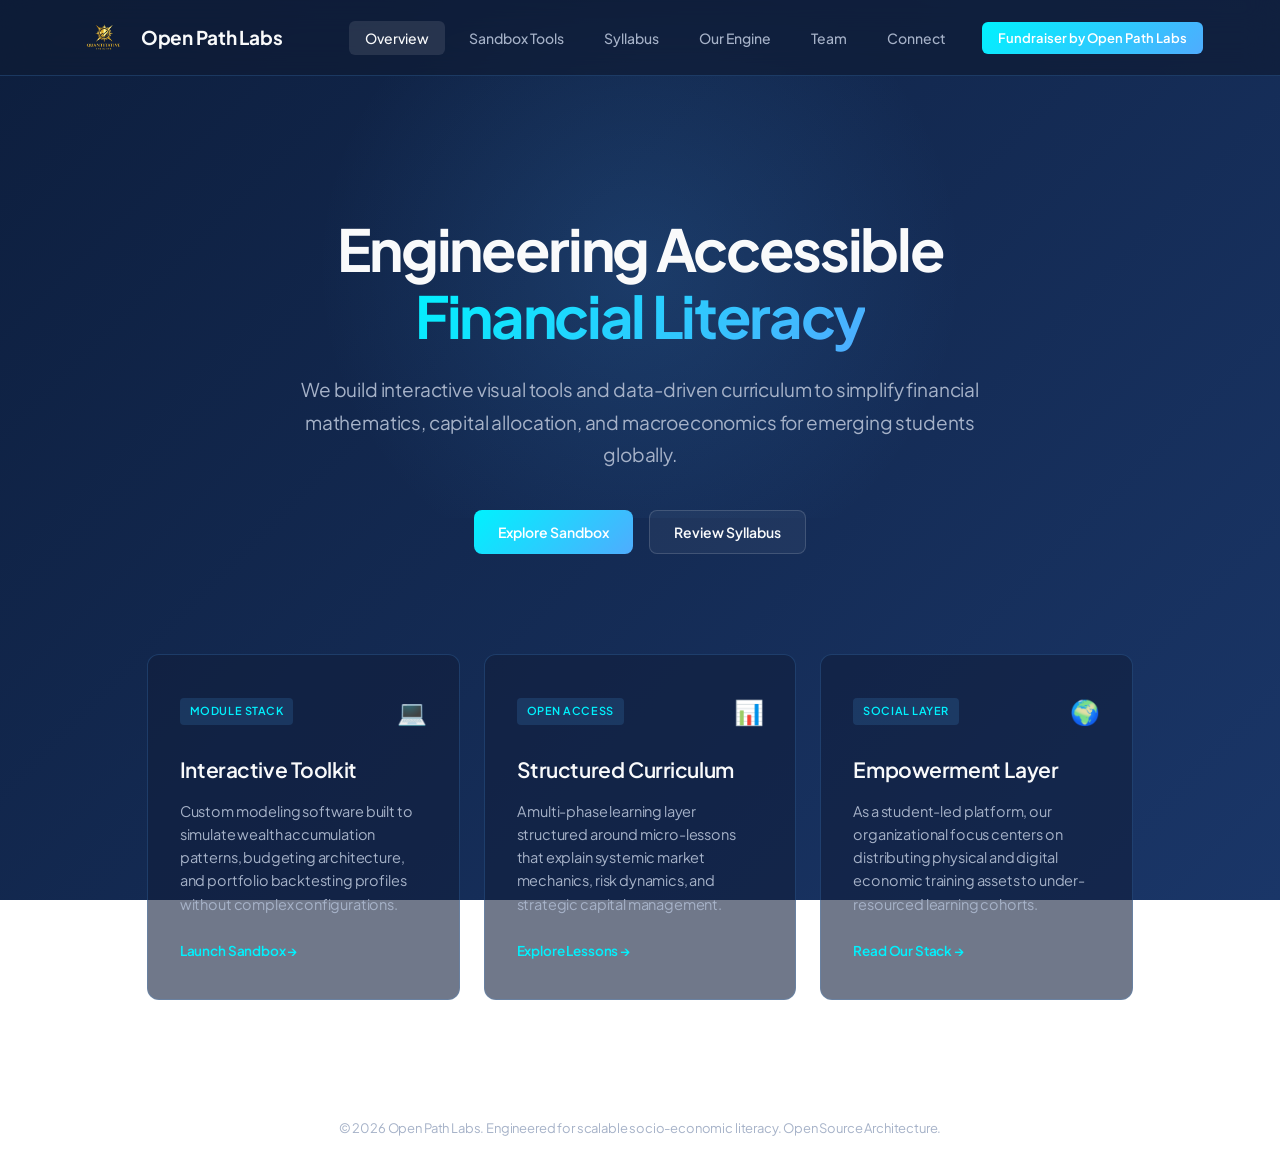
<file: index.html>
<!DOCTYPE html>
<html lang="en">
<head>
  <meta charset="UTF-8">
  <meta name="viewport" content="width=device-width, initial-scale=1.0">
  <title>Open Path Labs | Financial Engineering & Literacy Platforms</title>
  <link href="https://fonts.googleapis.com/css2?family=Plus+Jakarta+Sans:wght@300;400;500;600;700&family=JetBrains+Mono:wght@400;500&display=swap" rel="stylesheet">
  <style>
    /* CORE ARCHITECTURE */
    * { margin: 0; padding: 0; box-sizing: border-box; }
    :root {
      /* Adjusted to a lighter, richer gradient blue for the base */
      --bg-base: #0f1c35; 
      --bg-surface: rgba(18, 30, 61, 0.6);
      --bg-surface-hover: rgba(25, 45, 90, 0.8);
      --text-primary: #f9fafb;
      --text-secondary: #a6b2c8;
      --brand-cyan: #00f2fe;
      --brand-blue: #4facfe;
      --brand-gradient: linear-gradient(135deg, var(--brand-cyan) 0%, var(--brand-blue) 100%);
      --border-subtle: rgba(79, 172, 254, 0.2);
      --glass-bg: rgba(15, 28, 53, 0.7);
    }
    
    body {
      font-family: 'Plus Jakarta Sans', sans-serif;
      /* Lighter gradient blue background applied here */
      background: linear-gradient(135deg, #0d1e3d 0%, #1a3668 100%);
      background-attachment: fixed;
      color: var(--text-primary);
      line-height: 1.7;
      letter-spacing: -0.01em;
      overflow-x: hidden;
    }

    /* UTILITIES & TYPOGRAPHY */
    h1, h2, h3, h4 { font-weight: 700; letter-spacing: -0.02em; }
    .text-gradient {
      background: var(--brand-gradient);
      -webkit-background-clip: text;
      -webkit-text-fill-color: transparent;
    }
    .mono { font-family: 'JetBrains Mono', monospace; }

    /* STICKY INTERACTIVE NAVIGATION */
    nav {
      position: sticky; top: 0; z-index: 1000;
      background: var(--glass-bg);
      backdrop-filter: blur(16px);
      -webkit-backdrop-filter: blur(16px);
      border-bottom: 1px solid var(--border-subtle);
      padding: 0 6%; height: 76px;
      display: flex; align-items: center; justify-content: space-between;
    }
    .nav-logo {
      font-size: 19px; font-weight: 700; color: var(--text-primary);
      display: flex; align-items: center; gap: 10px; cursor: pointer;
    }
    .nav-logo svg { width: 22px; height: 22px; fill: none; stroke: url(#logoGrad); stroke-width: 2.5; }
    .nav-links { display: flex; gap: 8px; align-items: center; flex-wrap: wrap; }
    .nav-link {
      background: none; border: none; color: var(--text-secondary); cursor: pointer;
      font-family: 'Plus Jakarta Sans', sans-serif; font-size: 14px; font-weight: 500;
      padding: 8px 16px; border-radius: 6px; transition: all 0.2s ease;
    }
    .nav-link:hover, .nav-link.active { color: var(--text-primary); background: rgba(255, 255, 255, 0.1); }
    
    /* BUTTON ENGINE */
    .btn {
      display: inline-flex; align-items: center; justify-content: center;
      font-family: 'Plus Jakarta Sans', sans-serif; font-size: 14px; font-weight: 600;
      padding: 12px 24px; border-radius: 8px; transition: all 0.2s ease; text-decoration: none; cursor: pointer;
    }
    .btn-primary { background: var(--brand-gradient); color: #fff; border: none; }
    .btn-primary:hover { transform: translateY(-1px); box-shadow: 0 8px 25px rgba(79, 172, 254, 0.35); }
    .btn-secondary { background: rgba(255,255,255,0.05); color: var(--text-primary); border: 1px solid rgba(255,255,255,0.15); }
    .btn-secondary:hover { background: rgba(255,255,255,0.1); border-color: rgba(255,255,255,0.3); }
    .btn-nav-cta { background: var(--brand-gradient); color: #fff; border: none; padding: 8px 16px; font-size: 13px; margin-left: 12px; border-radius: 6px; }
    .btn-nav-cta:hover { opacity: 0.95; }

    /* ROUTING ENGINE */
    .page { display: none; animation: slideUpFade 0.4s cubic-bezier(0.16, 1, 0.3, 1); min-height: 85vh; }
    .page.active { display: block; }
    @keyframes slideUpFade { from { opacity: 0; transform: translateY(12px); } to { opacity: 1; transform: translateY(0); } }

    .container { max-width: 1140px; margin: 0 auto; padding: 80px 6%; }
    .header-block { text-align: center; margin-bottom: 64px; }
    .header-block h2 { font-size: 38px; margin-bottom: 16px; letter-spacing: -0.03em; }
    .header-block p { color: var(--text-secondary); max-width: 580px; margin: 0 auto; font-size: 16px; font-weight: 400; }

    /* STARTUP HERO ARCHITECTURE */
    .hero {
      display: flex; flex-direction: column; align-items: center; justify-content: center;
      text-align: center; padding: 140px 6% 100px; position: relative;
    }
    .hero::before {
      content: ''; position: absolute; top: -10%; left: 50%; transform: translateX(-50%);
      width: 700px; height: 500px; background: radial-gradient(circle, rgba(79,172,254,0.15) 0%, rgba(3,7,18,0) 75%);
      z-index: -1; pointer-events: none;
    }
    .hero h1 { font-size: 58px; line-height: 1.15; margin-bottom: 24px; letter-spacing: -0.04em; }
    .hero p { font-size: 19px; color: var(--text-secondary); max-width: 680px; margin-bottom: 40px; font-weight: 400; }
    .hero-ctas { display: flex; gap: 16px; justify-content: center; }

    /* FLEXIBLE STARTUP CARD GRID */
    .grid-layout { display: grid; grid-template-columns: repeat(auto-fit, minmax(280px, 1fr)); gap: 24px; }
    .feature-card {
      background: var(--bg-surface); border: 1px solid var(--border-subtle);
      border-radius: 12px; padding: 36px 32px; transition: all 0.25s cubic-bezier(0.16, 1, 0.3, 1);
      display: flex; flex-direction: column; text-decoration: none; color: inherit;
    }
    .feature-card:hover { transform: translateY(-4px); background: var(--bg-surface-hover); border-color: var(--brand-cyan); box-shadow: 0 12px 30px rgba(0,0,0,0.3); }
    .card-meta { display: flex; align-items: center; justify-content: space-between; margin-bottom: 20px; }
    .card-badge { background: rgba(79, 172, 254, 0.15); color: var(--brand-cyan); font-size: 11px; font-weight: 600; text-transform: uppercase; letter-spacing: 0.05em; padding: 4px 10px; border-radius: 4px; }
    .card-icon-wrap { font-size: 24px; color: var(--brand-cyan); }
    .feature-card h3 { font-size: 21px; margin-bottom: 12px; font-weight: 600; }
    .feature-card p { color: var(--text-secondary); font-size: 14.5px; line-height: 1.6; margin-bottom: 24px; flex-grow: 1; }
    .card-action-text { color: var(--brand-cyan); font-weight: 600; font-size: 13.5px; display: flex; align-items: center; gap: 6px; margin-top: auto; }

    /* MODULES & VIDEO UI */
    .module-section { margin-bottom: 70px; background: rgba(0,0,0,0.1); padding: 40px; border-radius: 16px; border: 1px solid var(--border-subtle); }
    .module-header { font-size: 26px; border-bottom: 1px solid rgba(255,255,255,0.1); padding-bottom: 16px; margin-bottom: 30px; color: #fff; }
    .video-card { padding: 20px; }
    .video-thumbnail {
      aspect-ratio: 16/9; background: #030811; border-radius: 8px; margin-bottom: 16px;
      display: flex; align-items: center; justify-content: center; font-size: 32px;
      border: 1px solid rgba(255,255,255,0.05); transition: all 0.2s ease; cursor: pointer;
    }
    .video-thumbnail:hover { border-color: var(--brand-cyan); box-shadow: 0 0 20px rgba(0,242,254,0.2); }
    .video-card h4 { font-size: 16px; margin-bottom: 8px; color: #fff; }
    .video-card p { font-size: 13.5px; color: var(--text-secondary); margin: 0; line-height: 1.5; }

    /* TEAM GRID UI */
    .team-avatar {
      width: 90px; height: 90px; border-radius: 50%; background: var(--brand-gradient);
      margin: 0 auto 20px; display: flex; align-items: center; justify-content: center;
      font-size: 36px; box-shadow: 0 8px 20px rgba(0,242,254,0.3);
    }
    .team-card { text-align: center; }
    .team-card h3 { font-size: 20px; margin-bottom: 4px; }
    .team-role { font-size: 13px; color: var(--brand-cyan); font-weight: 600; text-transform: uppercase; letter-spacing: 0.05em; margin-bottom: 16px; display: block; }

    /* MISSION INTERACTION LAYOUT */
    .split-layout { display: grid; grid-template-columns: 1.1fr 0.9fr; gap: 64px; align-items: center; }
    .split-content h2 { font-size: 36px; margin-bottom: 20px; }
    .split-content p { color: var(--text-secondary); font-size: 16px; margin-bottom: 20px; }
    
    .stack-list { list-style: none; margin-top: 32px; }
    .stack-item { display: flex; gap: 16px; margin-bottom: 20px; background: rgba(255,255,255,0.03); padding: 20px; border-radius: 8px; border: 1px solid rgba(255,255,255,0.05); }
    .stack-icon { font-size: 20px; margin-top: 2px; }
    .stack-body h4 { font-size: 16.5px; margin-bottom: 4px; font-weight: 600; }
    .stack-body p { color: var(--text-secondary); font-size: 13.5px; margin: 0; line-height: 1.5; }
    
    /* TECH / CODE TERMINAL GLASS */
    .terminal-mock { background: #050a14; border-radius: 12px; padding: 24px; border: 1px solid var(--border-subtle); box-shadow: 0 25px 50px rgba(0,0,0,0.5); }
    .terminal-header { display: flex; gap: 6px; margin-bottom: 20px; border-bottom: 1px solid rgba(255,255,255,0.06); padding-bottom: 14px; }
    .term-dot { width: 10px; height: 10px; border-radius: 50%; }
    .term-dot-r { background: #ff5f56; } .term-dot-y { background: #ffbd2e; } .term-dot-g { background: #27c93f; }
    .terminal-mock pre { margin: 0; font-size: 13px; line-height: 1.6; color: #a6accd; white-space: pre-wrap; }

    /* DOUBLE-CARD INTERACTIVE FOOTER LAYOUT */
    .contact-split { display: grid; grid-template-columns: 1.3fr 0.7fr; gap: 32px; }
    .form-row { display: flex; gap: 16px; margin-bottom: 16px; }
    .field-wrap { flex: 1; display: flex; flex-direction: column; gap: 6px; }
    .field-wrap label { font-size: 12px; font-weight: 600; text-transform: uppercase; color: var(--text-secondary); letter-spacing: 0.05em; }
    .field-wrap input, .field-wrap textarea {
      width: 100%; padding: 14px; background: rgba(255,255,255,0.03); border: 1px solid rgba(255,255,255,0.1);
      border-radius: 6px; color: #fff; font-family: inherit; font-size: 14.5px; transition: border-color 0.2s;
    }
    .field-wrap input:focus, .field-wrap textarea:focus { outline: none; border-color: var(--brand-cyan); }
    .field-wrap textarea { height: 140px; resize: none; }
    
    .pitch-cta-card {
      background: rgba(18, 30, 61, 0.8);
      border: 1px solid var(--border-subtle); padding: 40px; border-radius: 12px;
      display: flex; flex-direction: column; justify-content: center; position: relative;
    }
    .pitch-cta-card h3 { font-size: 26px; margin-bottom: 12px; }
    .pitch-cta-card p { font-size: 14.5px; color: var(--text-secondary); margin-bottom: 28px; line-height: 1.6; }

    /* CLEAN MINIMALIST FOOTER */
    footer { border-top: 1px solid rgba(255,255,255,0.05); padding: 36px 6%; text-align: center; color: var(--text-secondary); font-size: 13px; }
  </style>
</head>
<body>

<svg style="display:none;">
  <linearGradient id="logoGrad" x1="0%" y1="0%" x2="100%" y2="100%">
    <stop offset="0%" stop-color="#00f2fe" />
    <stop offset="100%" stop-color="#4facfe" />
  </linearGradient>
</svg>

<nav>
  <div class="nav-logo" onclick="showPage('home')">
  <img src="logo.png.png" alt="Open Path Labs Logo" style="height: 36px; width: auto; border-radius: 8px;">
  Open Path Labs
</div>
  <div class="nav-links">
    <button class="nav-link active" onclick="showPage('home')">Overview</button>
    <button class="nav-link" onclick="showPage('tools')">Sandbox Tools</button>
    <button class="nav-link" onclick="showPage('learn')">Syllabus</button>
    <button class="nav-link" onclick="showPage('mission')">Our Engine</button>
    <button class="nav-link" onclick="showPage('team')">Team</button>
    <button class="nav-link" onclick="showPage('contact')">Connect</button>
    <button class="btn btn-nav-cta" onclick="window.open('https://gofund.me/7e28e00ee', '_blank')">Fundraiser by Open Path Labs</button>
  </div>
</nav>

<div id="page-home" class="page active">
  <div class="hero">
    <h1>Engineering Accessible <br><span class="text-gradient">Financial Literacy</span></h1>
    <p>We build interactive visual tools and data-driven curriculum to simplify financial mathematics, capital allocation, and macroeconomics for emerging students globally.</p>
    <div class="hero-ctas">
      <button class="btn btn-primary" onclick="showPage('tools')">Explore Sandbox</button>
      <button class="btn btn-secondary" onclick="showPage('learn')">Review Syllabus</button>
    </div>
  </div>
  
  <div class="container" style="padding-top: 0;">
    <div class="grid-layout">
      <div class="feature-card" onclick="showPage('tools')">
        <div class="card-meta">
          <span class="card-badge">Module Stack</span>
          <span class="card-icon-wrap">💻</span>
        </div>
        <h3>Interactive Toolkit</h3>
        <p>Custom modeling software built to simulate wealth accumulation patterns, budgeting architecture, and portfolio backtesting profiles without complex configurations.</p>
        <span class="card-action-text">Launch Sandbox →</span>
      </div>
      <div class="feature-card" onclick="showPage('learn')">
        <div class="card-meta">
          <span class="card-badge">Open Access</span>
          <span class="card-icon-wrap">📊</span>
        </div>
        <h3>Structured Curriculum</h3>
        <p>A multi-phase learning layer structured around micro-lessons that explain systemic market mechanics, risk dynamics, and strategic capital management.</p>
        <span class="card-action-text">Explore Lessons →</span>
      </div>
      <div class="feature-card" onclick="showPage('mission')">
        <div class="card-meta">
          <span class="card-badge">Social Layer</span>
          <span class="card-icon-wrap">🌍</span>
        </div>
        <h3>Empowerment Layer</h3>
        <p>As a student-led platform, our organizational focus centers on distributing physical and digital economic training assets to under-resourced learning cohorts.</p>
        <span class="card-action-text">Read Our Stack →</span>
      </div>
    </div>
  </div>
</div>

<div id="page-tools" class="page">
  <div class="container">
    <div class="header-block">
      <h2>Simulation <span class="text-gradient">Sandboxes</span></h2>
      <p>A collection of algorithmic applications allowing students to interactively test theories, trace capital pipelines, and execute strategy variants.</p>
    </div>
    <div class="grid-layout">
      <div class="feature-card">
        <div class="card-meta">
          <span class="card-badge">JS Logic Engine</span>
          <span class="card-icon-wrap">📈</span>
        </div>
        <h3>Compound Growth Engine</h3>
        <p>A continuous mathematical simulation parsing capital optimization metrics. Real-time rendering tracks the scale variance of continuous reinvestments over expansive horizons.</p>
        <span class="card-action-text" onclick="alert('Component mounting initiated — your custom logic script executes here.')">Initialize Engine →</span>
      </div>
      <div class="feature-card">
        <div class="card-meta">
          <span class="card-badge">DOM Data Rendering</span>
          <span class="card-icon-wrap">📊</span>
        </div>
        <h3>Dynamic Budget Architect</h3>
        <p>Interactive macro-modeling workspace converting continuous operational expenses into unified visual flows. Designed to clarify structural liquidity thresholds.</p>
        <span class="card-action-text" onclick="alert('Component mounting initiated — your custom logic script executes here.')">Initialize Architect →</span>
      </div>
      <div class="feature-card">
        <div class="card-meta">
          <span class="card-badge">Array Processing</span>
          <span class="card-icon-wrap">🤖</span>
        </div>
        <h3>Quantitative Strategy Sandbox</h3>
        <p>A logical execution engine tracking conditional asset allocation parameters against isolated historical data trends. Designed to introduce code-driven trading structures.</p>
        <span class="card-action-text" onclick="alert('Component mounting initiated — your custom logic script executes here.')">Initialize Sandbox →</span>
      </div>
    </div>
  </div>
</div>

<div id="page-learn" class="page">
  <div class="container">
    <div class="header-block">
      <h2>Educational <span class="text-gradient">Syllabus Modules</span></h2>
      <p>Explore our segmented video curriculum. Each module is engineered to deliver concrete foundational principles behind micro and macro-economic structures.</p>
    </div>
    
    <div class="module-section">
      <h3 class="module-header">Module 01: Liquidity & Cash Optimization</h3>
      <div class="grid-layout">
        <div class="feature-card video-card">
          <div class="video-thumbnail">▶</div>
          <h4>1.1 Operational Tracking</h4>
          <p>Deconstruct structural asset allocations and trace where capital fundamentally flows.</p>
        </div>
        <div class="feature-card video-card">
          <div class="video-thumbnail">▶</div>
          <h4>1.2 Expense Management</h4>
          <p>Analyzing personal balance accounts and building dynamic baseline budgets.</p>
        </div>
        <div class="feature-card video-card">
          <div class="video-thumbnail">▶</div>
          <h4>1.3 Cash Processing</h4>
          <p>Understanding the mechanics behind basic banking frameworks and liquidity thresholds.</p>
        </div>
        <div class="feature-card video-card">
          <div class="video-thumbnail">▶</div>
          <h4>1.4 Strategic Surpluses</h4>
          <p>Learning how to convert operational cash flows into functional, investable capital.</p>
        </div>
      </div>
    </div>

    <div class="module-section">
      <h3 class="module-header">Module 02: Asset Appreciation Frameworks</h3>
      <div class="grid-layout">
        <div class="feature-card video-card">
          <div class="video-thumbnail">▶</div>
          <h4>2.1 Raw Storage vs Assets</h4>
          <p>Differentiating stagnant currency storage from generative, appreciating asset performance.</p>
        </div>
        <div class="feature-card video-card">
          <div class="video-thumbnail">▶</div>
          <h4>2.2 The Impact of Inflation</h4>
          <p>Tracking the explicit impacts of systemic inflation indices against cash and static yields.</p>
        </div>
        <div class="feature-card video-card">
          <div class="video-thumbnail">▶</div>
          <h4>2.3 Compound Mechanics</h4>
          <p>A visual demonstration of continuous mathematical reinvestment over wide horizons.</p>
        </div>
        <div class="feature-card video-card">
          <div class="video-thumbnail">▶</div>
          <h4>2.4 Asset Classes Overview</h4>
          <p>A broad structural look at equities, debt instruments, and real-world tangibles.</p>
        </div>
      </div>
    </div>

    <div class="module-section">
      <h3 class="module-header">Module 03: Market Mechanics & Equities</h3>
      <div class="grid-layout">
        <div class="feature-card video-card">
          <div class="video-thumbnail">▶</div>
          <h4>3.1 Capital Markets</h4>
          <p>Unpacking index equity baskets, broad market structures, and standard exchanges.</p>
        </div>
        <div class="feature-card video-card">
          <div class="video-thumbnail">▶</div>
          <h4>3.2 Deep Dive: ETFs</h4>
          <p>Evaluating Exchange Traded Funds, mutual structures, and passive vs active management.</p>
        </div>
        <div class="feature-card video-card">
          <div class="video-thumbnail">▶</div>
          <h4>3.3 Standard Valuation</h4>
          <p>Learning foundational pricing procedures and how the market measures asset worth.</p>
        </div>
        <div class="feature-card video-card">
          <div class="video-thumbnail">▶</div>
          <h4>3.4 Market Volatility</h4>
          <p>Understanding psychological market cycles, corrections, and long-term recovery metrics.</p>
        </div>
      </div>
    </div>
  </div>
</div>

<div id="page-mission" class="page">
  <div class="container">
    <div class="split-layout">
      <div class="split-content">
        <h2>Developing Future Tech & <span class="text-gradient">Capital Allocators</span></h2>
        <p>Open Path Labs runs at the intersection of quantitative software engineering and social enterprise. Modern academic pipelines frequently focus heavily on pure math theory while ignoring the practical mechanics of wealth building, asset preservation, and algorithmic tooling.</p>
        <p>We engineer free web infrastructure to serve as a structural stepping stone, empowering students to build technical software mastery and critical data architecture concepts concurrently.</p>
        
        <ul class="stack-list">
          <li class="stack-item">
            <div class="stack-icon">💻</div>
            <div class="stack-body">
              <h4>Software Engineering Focus</h4>
              <p>We advocate for construction-based learning—teaching web logic and algorithmic workflows alongside core structural calculations.</p>
            </div>
          </li>
          <li class="stack-item">
            <div class="stack-icon">📈</div>
            <div class="stack-body">
              <h4>Systemic Economic Literacy</h4>
              <p>Delivering uncompromised, technically sound financial content configured for rapid structural adaptation.</p>
            </div>
          </li>
          <li class="stack-item">
            <div class="stack-icon">🤝</div>
            <div class="stack-body">
              <h4>Social Equity & Deployment</h4>
              <p>Deploying targeted grants, learning materials, and modern educational instances straight to under-capitalized school districts.</p>
            </div>
          </li>
        </ul>
      </div>
      <div class="split-visual">
        <div class="terminal-mock">
          <div class="terminal-header">
            <div class="term-dot term-dot-r"></div><div class="term-dot term-dot-y"></div><div class="term-dot term-dot-g"></div>
          </div>
          <pre class="mono"><span style="color:#ff79c6;">import</span> { SystemicImpact } <span style="color:#ff79c6;">from</span> <span style="color:#f1fa8c;">'openpath-labs'</span>;

<span style="color:#ff79c6;">const</span> initiative = <span style="color:#ff79c6;">new</span> SystemicImpact({
  mandate: <span style="color:#f1fa8c;">"Equitable Financial Engineering"</span>,
  stack: [<span style="color:#f1fa8c;">"JavaScript"</span>, <span style="color:#f1fa8c;">"Economic Modeling"</span>]
});

<span style="color:#6272a4;">// Executing real-world community onboarding pipeline</span>
initiative.deployResourceToDistricts({
  scope: <span style="color:#f1fa8c;">"Underfunded Cohorts"</span>,
  deliverable: <span style="color:#ff79c6;">true</span>
});</pre>
        </div>
      </div>
    </div>
  </div>
</div>

<div id="page-team" class="page">
  <div class="container">
    <div class="header-block">
      <h2>The Open Path <span class="text-gradient">Engineers</span></h2>
      <p>Meet the operational nodes driving our educational and technical initiatives forward.</p>
    </div>
    
    <div class="grid-layout" style="grid-template-columns: repeat(auto-fit, minmax(220px, 1fr));">
      <div class="feature-card team-card">
        <div class="team-avatar">👑</div>
        <h3>Executive Director</h3>
        <span class="team-role">Leadership & Strategy</span>
        <p>Oversees strategic deployment, organizational growth, and global learning partnerships.</p>
      </div>
      <div class="feature-card team-card">
        <div class="team-avatar">💻</div>
        <h3>Head of Engineering</h3>
        <span class="team-role">Systems Architecture</span>
        <p>Maintains core simulation environments and dictates the open-source software stack.</p>
      </div>
      <div class="feature-card team-card">
        <div class="team-avatar">📚</div>
        <h3>Curriculum Lead</h3>
        <span class="team-role">Academic Operations</span>
        <p>Designs macroeconomic lesson plans and ensures data accuracy across video modules.</p>
      </div>
      <div class="feature-card team-card">
        <div class="team-avatar">🌍</div>
        <h3>Outreach Director</h3>
        <span class="team-role">Community Relations</span>
        <p>Coordinates deployments directly with under-capitalized school districts and student cohorts.</p>
      </div>
    </div>
  </div>
</div>

<div id="page-contact" class="page">
  <div class="container">
    <div class="header-block">
      <h2>Strategic <span class="text-gradient">Relations</span></h2>
      <p>Initiate a connection path to coordinate platform licensing, suggest curriculum enhancements, or support our ecosystem initiatives.</p>
    </div>
    
    <div class="contact-split">
      <div>
        <form action="https://formspree.io/f/mrewkgod" method="POST" id="contact-form">
            <div class="form-row">
           <div class="field-wrap">
      <label>Full Identity</label>
      <input type="text" name="name" placeholder="Alex Chen" required>
    </div>
    <div class="field-wrap">
      <label>Communication Routing (Email)</label>
      <input type="email" name="email" placeholder="alex@institution.org" required>
    </div>
  </div>
  <div class="form-group field-wrap" style="margin-bottom: 16px;">
    <label>Subject Vector</label>
    <input type="text" name="subject" placeholder="System Integration / Partnership Proposal">
  </div>
  <div class="form-group field-wrap" style="margin-bottom: 24px;">
    <label>Transmission Payload (Message)</label>
    <textarea name="message" placeholder="Outline your initiative proposal or structural query here..." required></textarea>
  </div>
  <button type="submit" class="btn btn-primary">Dispatch Message</button>
</form>
      </div>
      
      <div class="pitch-cta-card">
        <h3>Ecosystem Venture Support</h3>
        <p>Open Path Labs functions as an open-access entity. Capital contributions go directly toward managing active node servers and expanding educational coverage variables for underrepresented classrooms.</p>
        <a href="https://gofund.me/7e28e00ee" target="_blank" class="btn btn-secondary" style="border-color: var(--brand-cyan); color: var(--brand-cyan); white-space: normal; text-align: center;">Fundraiser by Open Path Labs : Help Direct Relief Make a Bigger Impact</a>
      </div>
    </div>
  </div>
</div>

<footer>
  <p>© 2026 Open Path Labs. Engineered for scalable socio-economic literacy. Open Source Architecture.</p>
</footer>

<script>
// SPA Navigation Core Routing
function showPage(id) {
  // Hide current active pages
  document.querySelectorAll('.page').forEach(function(p) { p.classList.remove('active'); });
  // Deactivate all nav links
  document.querySelectorAll('.nav-link').forEach(function(b) { b.classList.remove('active'); });
  
  // Activate target page instance
  const targetPage = document.getElementById('page-' + id);
  if (targetPage) {
    targetPage.classList.add('active');
  }
  
  // Reflect state in navigation UI
  const navButtons = document.querySelectorAll('.nav-link');
  navButtons.forEach(btn => {
    if(btn.textContent.toLowerCase().includes(id) || 
       (id === 'home' && btn.textContent.toLowerCase().includes('overview')) ||
       (id === 'tools' && btn.textContent.toLowerCase().includes('sandbox')) ||
       (id === 'learn' && btn.textContent.toLowerCase().includes('syllabus')) ||
       (id === 'mission' && btn.textContent.toLowerCase().includes('engine')) ||
       (id === 'team' && btn.textContent.toLowerCase().includes('team')) ||
       (id === 'contact' && btn.textContent.toLowerCase().includes('connect'))) {
      btn.classList.add('active');
    }
  });
  
  // Reset viewport to top on page change
  window.scrollTo({top: 0, behavior: 'smooth'});
}
</script>
</body>
</html>
</file>
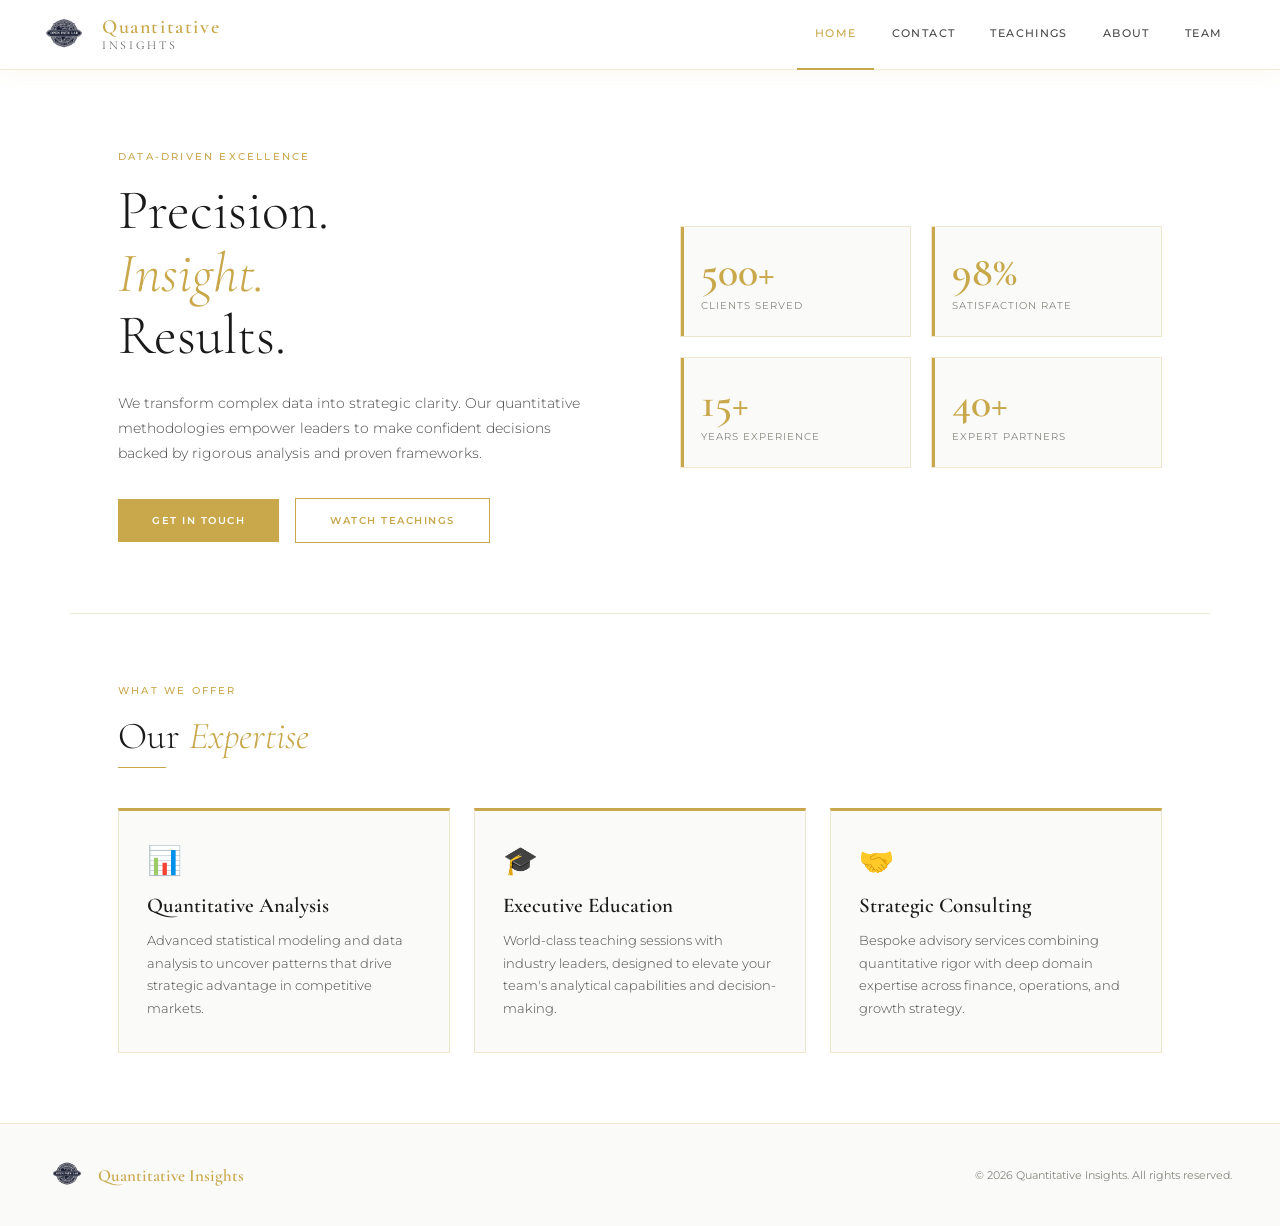
<file: index (1).html>
<!DOCTYPE html>
<html lang="en">
<head>
  <meta charset="UTF-8">
  <meta name="viewport" content="width=device-width, initial-scale=1.0">
  <title>Quantitative Insights</title>
  <link href="https://fonts.googleapis.com/css2?family=Cormorant+Garamond:ital,wght@0,300;0,400;0,600;1,300;1,400&family=Montserrat:wght@300;400;500;600&display=swap" rel="stylesheet">
  <style>
    *{margin:0;padding:0;box-sizing:border-box}
    :root{
      --gold:#C9A84C;--gold-light:#E8C97A;--gold-dark:#8B6914;--gold-pale:#F5EDD8;
      --white:#FFFFFF;--off:#FAFAF8;--dark:#1A1A1A;--mid:#4A4A4A;--light:#888880;
      --border:rgba(201,168,76,0.25);
    }
    body{font-family:'Montserrat',sans-serif;background:var(--white);color:var(--dark)}

    /* NAV */
    nav{position:sticky;top:0;z-index:100;background:var(--white);border-bottom:1px solid var(--border);
      padding:0 2.5rem;display:flex;align-items:center;justify-content:space-between;height:70px;
      box-shadow:0 2px 20px rgba(201,168,76,0.08)}
    .nav-logo{display:flex;align-items:center;gap:14px}
    .nav-logo img{height:48px;width:auto}
    .nav-logo-text{font-family:'Cormorant Garamond',serif;font-size:20px;font-weight:600;
      letter-spacing:0.08em;color:var(--gold);line-height:1.15}
    .nav-logo-text span{display:block;font-weight:300;font-size:12px;letter-spacing:0.22em;
      text-transform:uppercase;color:var(--mid)}
    .nav-links{display:flex}
    .nav-btn{background:none;border:none;border-bottom:2px solid transparent;cursor:pointer;
      font-family:'Montserrat',sans-serif;font-size:10.5px;font-weight:500;letter-spacing:0.13em;
      text-transform:uppercase;color:var(--mid);padding:0 1.1rem;height:70px;
      transition:color .2s,border-color .2s}
    .nav-btn:hover,.nav-btn.active{color:var(--gold);border-bottom-color:var(--gold)}

    /* PAGES */
    .page{display:none;animation:fadeIn .35s ease}
    .page.active{display:block}
    @keyframes fadeIn{from{opacity:0;transform:translateY(6px)}to{opacity:1;transform:translateY(0)}}

    /* HERO */
    .hero{padding:80px 3rem 70px;border-bottom:1px solid var(--border);
      display:grid;grid-template-columns:1fr 1fr;gap:5rem;align-items:center;
      max-width:1140px;margin:0 auto}
    .eyebrow{font-size:10px;letter-spacing:0.22em;text-transform:uppercase;
      color:var(--gold);font-weight:500;margin-bottom:1rem}
    .hero h1{font-family:'Cormorant Garamond',serif;font-size:56px;font-weight:300;
      line-height:1.12;color:var(--dark);margin-bottom:1.5rem}
    .hero h1 em{color:var(--gold);font-style:italic}
    .hero-desc{font-size:13.5px;line-height:1.85;color:var(--mid);margin-bottom:2rem;font-weight:300}
    .hero-stats{display:grid;grid-template-columns:1fr 1fr;gap:1.25rem}
    .stat-card{border:1px solid var(--border);padding:1.5rem 1.25rem;background:var(--off);
      position:relative;overflow:hidden}
    .stat-card::before{content:'';position:absolute;top:0;left:0;width:3px;height:100%;background:var(--gold)}
    .stat-num{font-family:'Cormorant Garamond',serif;font-size:42px;font-weight:600;
      color:var(--gold);line-height:1}
    .stat-label{font-size:10px;letter-spacing:0.1em;text-transform:uppercase;color:var(--light);margin-top:6px}

    /* SECTION */
    .section{padding:70px 3rem;max-width:1140px;margin:0 auto}
    .section-title{font-family:'Cormorant Garamond',serif;font-size:38px;font-weight:300;
      color:var(--dark);margin-bottom:0.5rem}
    .section-title em{color:var(--gold);font-style:italic}
    .gold-rule{width:48px;height:1px;background:var(--gold);margin-bottom:2.5rem}
    .section-sub{font-size:13px;color:var(--mid);line-height:1.85;max-width:560px;
      margin-bottom:3rem;font-weight:300}

    /* BUTTONS */
    .btn-gold{display:inline-block;background:var(--gold);color:var(--white);border:none;cursor:pointer;
      font-family:'Montserrat',sans-serif;font-size:10px;font-weight:600;letter-spacing:0.15em;
      text-transform:uppercase;padding:15px 34px;transition:background .2s}
    .btn-gold:hover{background:var(--gold-dark)}
    .btn-outline{display:inline-block;background:transparent;color:var(--gold);
      border:1px solid var(--gold);cursor:pointer;font-family:'Montserrat',sans-serif;
      font-size:10px;font-weight:600;letter-spacing:0.15em;text-transform:uppercase;
      padding:15px 34px;transition:all .2s;margin-left:12px}
    .btn-outline:hover{background:var(--gold);color:var(--white)}

    /* HOME INFO CARDS */
    .info-grid{display:grid;grid-template-columns:repeat(3,1fr);gap:1.5rem}
    .info-card{border:1px solid var(--border);padding:2rem 1.75rem;background:var(--off);
      border-top:3px solid var(--gold)}
    .info-icon{font-size:28px;color:var(--gold);margin-bottom:1rem}
    .info-card h3{font-family:'Cormorant Garamond',serif;font-size:21px;font-weight:600;
      margin-bottom:0.75rem;color:var(--dark)}
    .info-card p{font-size:12.5px;line-height:1.8;color:var(--mid);font-weight:300}

    /* CONTACT */
    .contact-wrap{display:grid;grid-template-columns:1fr 1.6fr;gap:4rem;align-items:start}
    .contact-info h3{font-family:'Cormorant Garamond',serif;font-size:24px;font-weight:600;
      color:var(--dark);margin-bottom:1.5rem}
    .contact-detail{display:flex;align-items:flex-start;gap:12px;margin-bottom:1.25rem;
      font-size:12.5px;color:var(--mid);font-weight:300;line-height:1.7}
    .contact-detail-icon{color:var(--gold);font-size:16px;margin-top:2px;flex-shrink:0}
    .form-grid{display:grid;grid-template-columns:1fr 1fr;gap:1.25rem}
    .form-group{display:flex;flex-direction:column;gap:7px}
    .form-group.full{grid-column:1/-1}
    .form-group label{font-size:9.5px;letter-spacing:0.14em;text-transform:uppercase;
      color:var(--gold);font-weight:600}
    .form-group input,.form-group textarea,.form-group select{
      border:1px solid var(--border);background:var(--off);
      font-family:'Montserrat',sans-serif;font-size:12.5px;color:var(--dark);
      padding:11px 13px;outline:none;transition:border-color .2s;border-radius:0;appearance:none}
    .form-group input:focus,.form-group textarea:focus,.form-group select:focus{border-color:var(--gold)}
    .form-group textarea{min-height:130px;resize:vertical}
    .form-success{display:none;margin-top:1.25rem;padding:1.25rem 1.5rem;
      background:var(--gold-pale);border:1px solid var(--border);font-size:13px;color:var(--gold-dark)}

    /* VIDEOS */
    .video-grid{display:grid;grid-template-columns:repeat(3,1fr);gap:1.5rem}
    .video-card{border:1px solid var(--border);overflow:hidden;cursor:pointer;transition:box-shadow .2s}
    .video-card:hover{box-shadow:0 6px 24px rgba(201,168,76,0.18)}
    .video-thumb{height:165px;background:var(--gold-pale);display:flex;align-items:center;
      justify-content:center;position:relative}
    .play-btn{width:54px;height:54px;border-radius:50%;background:var(--gold);color:white;
      display:flex;align-items:center;justify-content:center;font-size:18px;
      transition:transform .2s;border:2px solid rgba(255,255,255,0.4)}
    .video-card:hover .play-btn{transform:scale(1.1)}
    .play-icon{width:0;height:0;border-top:9px solid transparent;border-bottom:9px solid transparent;
      border-left:16px solid white;margin-left:3px}
    .video-info{padding:1.1rem 1rem}
    .video-tag{display:block;font-size:9px;letter-spacing:0.14em;text-transform:uppercase;
      color:var(--gold);font-weight:600;margin-bottom:5px}
    .video-info h4{font-size:13px;font-weight:600;color:var(--dark);margin-bottom:4px}
    .video-info p{font-size:11px;color:var(--light)}

    /* GUESTS */
    .featured-grid{display:grid;grid-template-columns:repeat(4,1fr);gap:1.25rem;margin-top:2rem}
    .featured-card{border:1px solid var(--border);text-align:center;overflow:hidden}
    .featured-avatar{height:130px;background:var(--gold-pale);display:flex;align-items:center;
      justify-content:center;font-family:'Cormorant Garamond',serif;font-size:38px;
      color:var(--gold);font-weight:300;border-bottom:1px solid var(--border)}
    .featured-card-body{padding:1.25rem 1rem}
    .featured-card h4{font-family:'Cormorant Garamond',serif;font-size:17px;font-weight:600;color:var(--dark)}
    .featured-card .role{font-size:9.5px;letter-spacing:0.1em;text-transform:uppercase;color:var(--gold);margin-top:4px}
    .featured-card p{font-size:11px;color:var(--mid);margin-top:8px;line-height:1.65}

    /* ABOUT */
    .about-grid{display:grid;grid-template-columns:1fr 1.1fr;gap:5rem;align-items:start}
    .about-img{width:100%;aspect-ratio:4/5;background:var(--gold-pale);border:1px solid var(--border);
      display:flex;align-items:center;justify-content:center;font-family:'Cormorant Garamond',serif;
      font-size:64px;color:var(--gold);font-weight:300}
    .about-text p{font-size:13px;line-height:1.9;color:var(--mid);margin-bottom:1.25rem;font-weight:300}
    .values-list{list-style:none;margin-top:1.5rem}
    .values-list li{display:flex;align-items:center;gap:14px;padding:11px 0;
      border-bottom:1px solid var(--border);font-size:12.5px;color:var(--mid)}
    .values-list li::before{content:'';width:22px;height:1px;background:var(--gold);flex-shrink:0}

    /* TEAM */
    .team-grid{display:grid;grid-template-columns:repeat(3,1fr);gap:2rem}
    .team-card{text-align:center}
    .team-avatar{width:104px;height:104px;border-radius:50%;background:var(--gold-pale);
      border:2px solid var(--gold);display:flex;align-items:center;justify-content:center;
      font-family:'Cormorant Garamond',serif;font-size:32px;color:var(--gold);
      font-weight:300;margin:0 auto 1rem}
    .team-card h4{font-family:'Cormorant Garamond',serif;font-size:21px;font-weight:600;color:var(--dark)}
    .team-card .role{font-size:9.5px;letter-spacing:0.13em;text-transform:uppercase;color:var(--gold);margin-top:4px}
    .team-divider{width:30px;height:1px;background:var(--border);margin:10px auto}
    .team-card p{font-size:12px;color:var(--mid);line-height:1.75;font-weight:300}

    /* DIVIDER */
    .section-divider{border:none;border-top:1px solid var(--border);margin:3rem 0}

    /* FOOTER */
    footer{border-top:1px solid var(--border);padding:2rem 3rem;
      display:flex;align-items:center;justify-content:space-between;background:var(--off)}
    .footer-left{display:flex;align-items:center;gap:12px}
    .footer-left img{height:38px;width:auto}
    .footer-logo-text{font-family:'Cormorant Garamond',serif;font-size:17px;color:var(--gold);font-weight:600}
    footer p{font-size:11px;color:var(--light)}
  </style>
</head>
<body>

<nav>
  <div class="nav-logo">
    <img src="logo.png" alt="Quantitative Insights Logo">
    <div class="nav-logo-text">Quantitative<span>Insights</span></div>
  </div>
  <div class="nav-links">
    <button class="nav-btn active" onclick="showPage('home')">Home</button>
    <button class="nav-btn" onclick="showPage('contact')">Contact</button>
    <button class="nav-btn" onclick="showPage('teachings')">Teachings</button>
    <button class="nav-btn" onclick="showPage('about')">About</button>
    <button class="nav-btn" onclick="showPage('team')">Team</button>
  </div>
</nav>

<!-- HOME -->
<div id="page-home" class="page active">
  <div class="hero">
    <div>
      <p class="eyebrow">Data-Driven Excellence</p>
      <h1>Precision.<br><em>Insight.</em><br>Results.</h1>
      <p class="hero-desc">We transform complex data into strategic clarity. Our quantitative methodologies empower leaders to make confident decisions backed by rigorous analysis and proven frameworks.</p>
      <button class="btn-gold" onclick="showPage('contact')">Get in Touch</button>
      <button class="btn-outline" onclick="showPage('teachings')">Watch Teachings</button>
    </div>
    <div class="hero-stats">
      <div class="stat-card"><div class="stat-num">500+</div><div class="stat-label">Clients Served</div></div>
      <div class="stat-card"><div class="stat-num">98%</div><div class="stat-label">Satisfaction Rate</div></div>
      <div class="stat-card"><div class="stat-num">15+</div><div class="stat-label">Years Experience</div></div>
      <div class="stat-card"><div class="stat-num">40+</div><div class="stat-label">Expert Partners</div></div>
    </div>
  </div>
  <div class="section">
    <p class="eyebrow">What We Offer</p>
    <h2 class="section-title">Our <em>Expertise</em></h2>
    <div class="gold-rule"></div>
    <div class="info-grid">
      <div class="info-card">
        <div class="info-icon">📊</div>
        <h3>Quantitative Analysis</h3>
        <p>Advanced statistical modeling and data analysis to uncover patterns that drive strategic advantage in competitive markets.</p>
      </div>
      <div class="info-card">
        <div class="info-icon">🎓</div>
        <h3>Executive Education</h3>
        <p>World-class teaching sessions with industry leaders, designed to elevate your team's analytical capabilities and decision-making.</p>
      </div>
      <div class="info-card">
        <div class="info-icon">🤝</div>
        <h3>Strategic Consulting</h3>
        <p>Bespoke advisory services combining quantitative rigor with deep domain expertise across finance, operations, and growth strategy.</p>
      </div>
    </div>
  </div>
</div>

<!-- CONTACT -->
<div id="page-contact" class="page">
  <div class="section">
    <p class="eyebrow">Get In Touch</p>
    <h2 class="section-title">Send Us a <em>Message</em></h2>
    <div class="gold-rule"></div>
    <div class="contact-wrap">
      <div class="contact-info">
        <h3>We'd love to hear from you.</h3>
        <p style="font-size:13px;color:var(--mid);line-height:1.85;font-weight:300;margin-bottom:2rem">We welcome inquiries from executives, institutions, and partners. Our team responds within one business day.</p>
        <div class="contact-detail"><span class="contact-detail-icon">📧</span><span>hello@quantitativeinsights.com</span></div>
        <div class="contact-detail"><span class="contact-detail-icon">📞</span><span>+1 (800) 000-0000</span></div>
        <div class="contact-detail"><span class="contact-detail-icon">📍</span><span>Washington D.C., United States</span></div>
      </div>
      <div>
        <div class="form-grid">
          <div class="form-group"><label>First Name</label><input type="text" placeholder="Your first name" id="f-first"></div>
          <div class="form-group"><label>Last Name</label><input type="text" placeholder="Your last name" id="f-last"></div>
          <div class="form-group"><label>Email Address</label><input type="email" placeholder="your@email.com" id="f-email"></div>
          <div class="form-group"><label>Organization</label><input type="text" placeholder="Company or institution" id="f-org"></div>
          <div class="form-group full">
            <label>Subject</label>
            <select id="f-subject">
              <option value="">Select a subject...</option>
              <option>Consulting Inquiry</option>
              <option>Speaking Engagement</option>
              <option>Partnership Opportunity</option>
              <option>Media &amp; Press</option>
              <option>General Inquiry</option>
            </select>
          </div>
          <div class="form-group full"><label>Message</label><textarea placeholder="Tell us how we can assist you..." id="f-message"></textarea></div>
        </div>
        <div style="margin-top:1.5rem"><button class="btn-gold" onclick="submitForm()">Send Message</button></div>
        <div class="form-success" id="form-success">✦ &nbsp; Thank you. Your message has been received. We will be in touch shortly.</div>
      </div>
    </div>
  </div>
</div>

<!-- TEACHINGS -->
<div id="page-teachings" class="page">
  <div class="section">
    <p class="eyebrow">Video Library</p>
    <h2 class="section-title">Teaching <em>Sessions</em></h2>
    <div class="gold-rule"></div>
    <p class="section-sub">Explore our curated collection of executive education sessions, masterclasses, and special appearances with distinguished guests.</p>
    <div class="video-grid">
      <div class="video-card"><div class="video-thumb"><div class="play-btn"><div class="play-icon"></div></div></div><div class="video-info"><span class="video-tag">Masterclass</span><h4>Foundations of Quantitative Thinking</h4><p>45 min · Intro Series</p></div></div>
      <div class="video-card"><div class="video-thumb"><div class="play-btn"><div class="play-icon"></div></div></div><div class="video-info"><span class="video-tag">Guest Session</span><h4>Market Dynamics &amp; Modern Strategy</h4><p>60 min · Advanced Series</p></div></div>
      <div class="video-card"><div class="video-thumb"><div class="play-btn"><div class="play-icon"></div></div></div><div class="video-info"><span class="video-tag">Workshop</span><h4>Data Models in Practice</h4><p>38 min · Workshop</p></div></div>
      <div class="video-card"><div class="video-thumb"><div class="play-btn"><div class="play-icon"></div></div></div><div class="video-info"><span class="video-tag">Masterclass</span><h4>Risk &amp; Return Frameworks</h4><p>52 min · Finance Series</p></div></div>
      <div class="video-card"><div class="video-thumb"><div class="play-btn"><div class="play-icon"></div></div></div><div class="video-info"><span class="video-tag">Guest Session</span><h4>Executive Decision-Making</h4><p>55 min · Leadership Series</p></div></div>
      <div class="video-card"><div class="video-thumb"><div class="play-btn"><div class="play-icon"></div></div></div><div class="video-info"><span class="video-tag">Interview</span><h4>The Future of Analytics</h4><p>40 min · Special Feature</p></div></div>
    </div>

    <hr class="section-divider">

    <p class="eyebrow">Distinguished Guests</p>
    <h2 class="section-title">Featured <em>Luminaries</em></h2>
    <div class="gold-rule"></div>
    <div class="featured-grid">
      <!-- REPLACE the letter, name, role, and bio with your real guests -->
      <div class="featured-card"><div class="featured-avatar">A</div><div class="featured-card-body"><h4>Guest Name</h4><div class="role">Title / Role</div><p>Brief description of this distinguished guest and their expertise.</p></div></div>
      <div class="featured-card"><div class="featured-avatar">B</div><div class="featured-card-body"><h4>Guest Name</h4><div class="role">Title / Role</div><p>Brief description of this distinguished guest and their expertise.</p></div></div>
      <div class="featured-card"><div class="featured-avatar">C</div><div class="featured-card-body"><h4>Guest Name</h4><div class="role">Title / Role</div><p>Brief description of this distinguished guest and their expertise.</p></div></div>
      <div class="featured-card"><div class="featured-avatar">D</div><div class="featured-card-body"><h4>Guest Name</h4><div class="role">Title / Role</div><p>Brief description of this distinguished guest and their expertise.</p></div></div>
    </div>
  </div>
</div>

<!-- ABOUT -->
<div id="page-about" class="page">
  <div class="section">
    <div class="about-grid">
      <div class="about-img">QI</div>
      <div class="about-text">
        <p class="eyebrow" style="margin-bottom:0.75rem">Our Story</p>
        <h2 class="section-title">About <em>Quantitative Insights</em></h2>
        <div class="gold-rule" style="margin-top:1rem"></div>
        <!-- REPLACE with your real story -->
        <p>Quantitative Insights was founded on a simple yet powerful belief: that data, when interpreted with precision and communicated with clarity, transforms how leaders think and act.</p>
        <p>We have spent over a decade building a platform where rigorous analysis meets world-class education — bringing together the brightest minds in finance, economics, and strategy.</p>
        <p>Our mission is to democratize quantitative literacy among decision-makers, giving every executive the tools to lead with confidence in a data-driven world.</p>
        <ul class="values-list">
          <li>Intellectual rigor in every engagement</li>
          <li>Transparency and ethical data practice</li>
          <li>Excellence in teaching and communication</li>
          <li>Long-term partnerships built on trust</li>
        </ul>
      </div>
    </div>
  </div>
</div>

<!-- TEAM -->
<div id="page-team" class="page">
  <div class="section">
    <p class="eyebrow">Our People</p>
    <h2 class="section-title">The <em>Team</em></h2>
    <div class="gold-rule"></div>
    <p class="section-sub">A distinguished group of analysts, educators, and strategists united by a commitment to quantitative excellence.</p>
    <div class="team-grid">
      <!-- REPLACE initials, name, role, and bio with your real info -->
      <div class="team-card"><div class="team-avatar">YN</div><h4>Your Name Here</h4><div class="role">Founder &amp; Lead Educator</div><div class="team-divider"></div><p>Visionary behind Quantitative Insights, with a passion for making complex data approachable for executives worldwide.</p></div>
      <div class="team-card"><div class="team-avatar">TM</div><h4>Team Member</h4><div class="role">Senior Analyst</div><div class="team-divider"></div><p>Expert in statistical modeling and financial analytics with over a decade of industry experience.</p></div>
      <div class="team-card"><div class="team-avatar">SR</div><h4>Team Member</h4><div class="role">Curriculum Director</div><div class="team-divider"></div><p>Designs and oversees the educational frameworks that power our teaching programs and workshops.</p></div>
      <div class="team-card"><div class="team-avatar">AK</div><h4>Team Member</h4><div class="role">Strategy Consultant</div><div class="team-divider"></div><p>Brings quantitative rigor to strategic advisory engagements across global markets.</p></div>
      <div class="team-card"><div class="team-avatar">LP</div><h4>Team Member</h4><div class="role">Research Lead</div><div class="team-divider"></div><p>Leads original research initiatives and curates insights that inform our client recommendations.</p></div>
      <div class="team-card"><div class="team-avatar">BN</div><h4>Team Member</h4><div class="role">Client Relations</div><div class="team-divider"></div><p>Ensures every client partnership delivers exceptional value and a seamless collaborative experience.</p></div>
    </div>
  </div>
</div>

<footer>
  <div class="footer-left">
    <img src="logo.png" alt="Quantitative Insights Logo">
    <div class="footer-logo-text">Quantitative Insights</div>
  </div>
  <p>© 2026 Quantitative Insights. All rights reserved.</p>
</footer>

<script>
function showPage(id){
  document.querySelectorAll('.page').forEach(function(p){p.classList.remove('active')});
  document.querySelectorAll('.nav-btn').forEach(function(b){b.classList.remove('active')});
  document.getElementById('page-'+id).classList.add('active');
  var order=['home','contact','teachings','about','team'];
  document.querySelectorAll('.nav-btn')[order.indexOf(id)].classList.add('active');
  window.scrollTo(0,0);
}
function submitForm(){
  var first=document.getElementById('f-first').value.trim();
  var email=document.getElementById('f-email').value.trim();
  var msg=document.getElementById('f-message').value.trim();
  if(!first||!email||!msg){alert('Please fill in your name, email, and message.');return}
  document.getElementById('form-success').style.display='block';
  ['f-first','f-last','f-email','f-org','f-message'].forEach(function(id){document.getElementById(id).value=''});
  document.getElementById('f-subject').selectedIndex=0;
}
</script>
</body>
</html>
</file>
